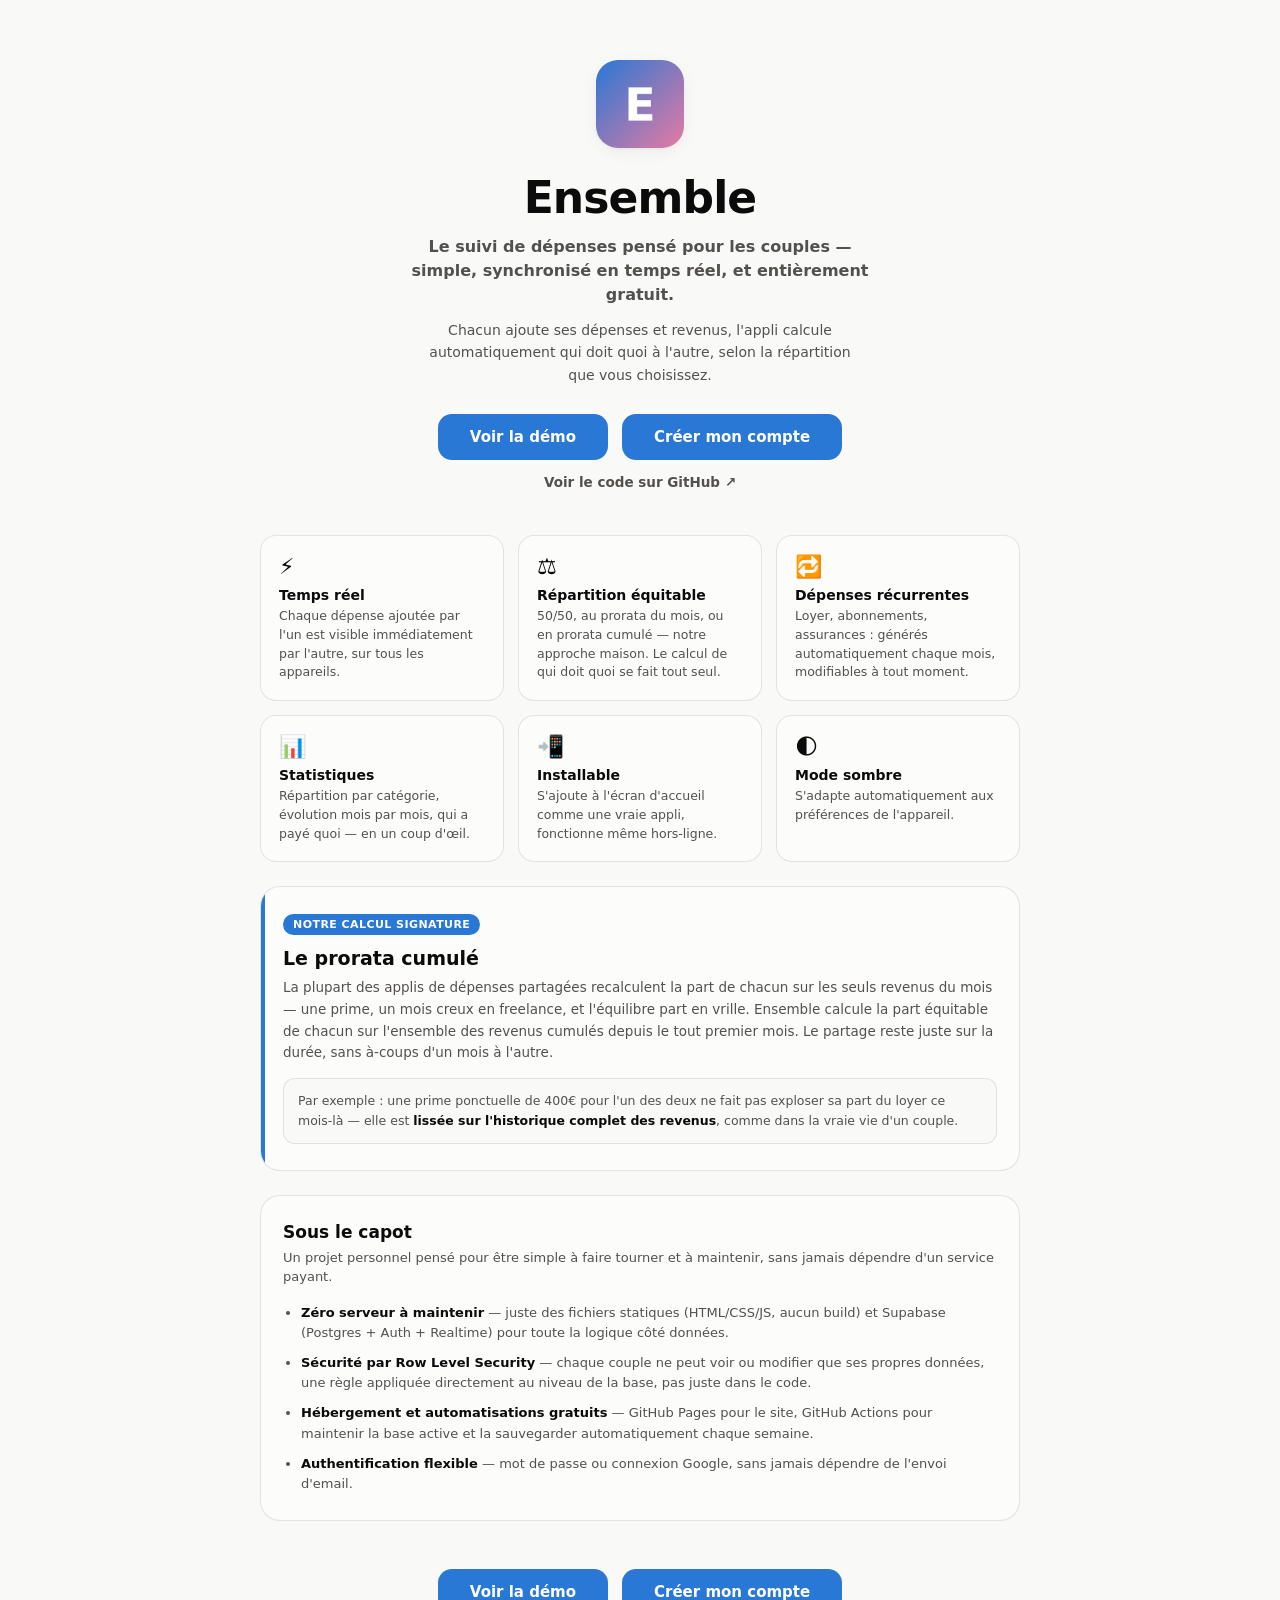
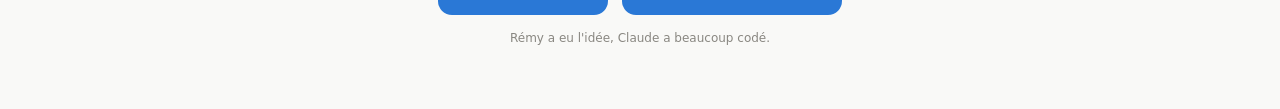
<file: index.html>
<!DOCTYPE html>
<html lang="fr">
<head>
<meta charset="UTF-8">
<meta name="viewport" content="width=device-width, initial-scale=1">
<meta name="theme-color" content="#2a78d6">
<link rel="icon" href="app/icon-192.png">
<title>Ensemble — dépenses de couple</title>
<style>
  :root{
    --page:#f9f9f7; --surface-1:#fcfcfb; --text-primary:#0b0b0b; --text-secondary:#52514e;
    --muted:#898781; --border:rgba(11,11,11,0.10); --accent:#2a78d6;
    --shadow: 0 1px 2px rgba(11,11,11,0.04), 0 4px 16px rgba(11,11,11,0.06);
  }
  @media (prefers-color-scheme: dark){
    :root{
      --page:#0d0d0d; --surface-1:#1a1a19; --text-primary:#ffffff; --text-secondary:#c3c2b7;
      --muted:#898781; --border:rgba(255,255,255,0.10); --accent:#3987e5;
      --shadow: 0 1px 2px rgba(0,0,0,0.3), 0 4px 20px rgba(0,0,0,0.4);
    }
  }
  *{box-sizing:border-box;}
  html,body{margin:0;padding:0;}
  body{
    font-family: system-ui, -apple-system, "Segoe UI", sans-serif;
    background:var(--page); color:var(--text-primary);
    display:flex; justify-content:center;
  }
  .landing{width:100%;display:flex;justify-content:center;padding:48px 20px 64px;}
  .landing-inner{width:100%;max-width:760px;}

  .landing-hero{text-align:center;padding:12px 0 44px;}
  .landing-icon{border-radius:22px;box-shadow:var(--shadow);margin-bottom:20px;}
  .landing-hero h1{font-size:34px;font-weight:800;margin:0 0 12px;letter-spacing:-0.02em;}
  .landing-tagline{font-size:16px;color:var(--text-secondary);max-width:480px;margin:0 auto 12px;line-height:1.5;font-weight:600;}
  .landing-sub{font-size:14px;color:var(--text-secondary);max-width:440px;margin:0 auto 28px;line-height:1.6;}
  .landing-cta-row{display:flex;flex-direction:row;flex-wrap:wrap;align-items:center;justify-content:center;gap:14px;}
  .landing-btn{
    display:inline-block;border:none;background:var(--accent);color:#fff;
    padding:14px 32px;border-radius:14px;font-size:15px;font-weight:700;
    cursor:pointer;text-decoration:none;font-family:inherit;
  }
  .landing-secondary-link{color:var(--text-secondary);font-size:13.5px;font-weight:600;text-decoration:none;}
  .landing-secondary-link:hover{color:var(--accent);}

  .landing-features{display:grid;grid-template-columns:repeat(2,1fr);gap:14px;margin-bottom:24px;}
  .landing-feature{background:var(--surface-1);border:1px solid var(--border);border-radius:16px;padding:18px;}
  .landing-feature-ic{font-size:22px;margin-bottom:8px;}
  .landing-feature-title{font-size:14px;font-weight:700;margin-bottom:4px;}
  .landing-feature-desc{font-size:12.5px;color:var(--text-secondary);line-height:1.5;}

  .landing-highlight{background:var(--surface-1);border:1px solid var(--border);border-radius:20px;padding:26px 22px;margin-bottom:24px;position:relative;overflow:hidden;}
  .landing-highlight::before{content:"";position:absolute;top:0;left:0;bottom:0;width:4px;background:var(--accent);}
  .landing-highlight-badge{display:inline-block;background:var(--accent);color:#fff;font-size:11px;font-weight:700;text-transform:uppercase;letter-spacing:0.04em;padding:4px 10px;border-radius:999px;margin-bottom:12px;}
  .landing-highlight-title{font-size:19px;font-weight:800;margin:0 0 8px;}
  .landing-highlight-desc{font-size:13.5px;color:var(--text-secondary);line-height:1.6;margin:0 0 14px;}
  .landing-highlight-example{font-size:12.5px;color:var(--text-secondary);line-height:1.6;background:var(--page);border:1px solid var(--border);border-radius:12px;padding:12px 14px;margin:0;}
  .landing-highlight-example strong{color:var(--text-primary);}

  .landing-tech{background:var(--surface-1);border:1px solid var(--border);border-radius:20px;padding:26px 22px;margin-bottom:40px;}
  .landing-tech-title{font-size:17px;font-weight:800;margin-bottom:6px;}
  .landing-tech-sub{font-size:13px;color:var(--text-secondary);margin:0 0 16px;line-height:1.5;}
  .landing-tech-list{margin:0;padding-left:18px;display:flex;flex-direction:column;gap:10px;}
  .landing-tech-list li{font-size:13px;color:var(--text-secondary);line-height:1.55;}
  .landing-tech-list li strong{color:var(--text-primary);}

  .landing-footer{text-align:center;padding-top:8px;}
  .landing-credit{margin-top:16px;font-size:12px;color:var(--muted);}

  @media (min-width:700px){
    .landing-hero h1{font-size:44px;}
    .landing-features{grid-template-columns:repeat(3,1fr);}
  }
</style>
</head>
<body>

<div class="landing">
  <div class="landing-inner">

    <section class="landing-hero">
      <img class="landing-icon" src="app/icon-512.png" alt="Icône Ensemble" width="88" height="88">
      <h1>Ensemble</h1>
      <p class="landing-tagline">Le suivi de dépenses pensé pour les couples — simple, synchronisé en temps réel, et entièrement gratuit.</p>
      <p class="landing-sub">Chacun ajoute ses dépenses et revenus, l'appli calcule automatiquement qui doit quoi à l'autre, selon la répartition que vous choisissez.</p>
      <div class="landing-cta-row">
        <a class="landing-btn" href="app/demo.html">Voir la démo</a>
        <a class="landing-btn" href="app/">Créer mon compte</a>
      </div>
      <a class="landing-secondary-link" style="display:inline-block;margin-top:14px;" href="https://github.com/remydutto/ensemble-app" target="_blank" rel="noopener">Voir le code sur GitHub ↗</a>
    </section>

    <section class="landing-features">
      <div class="landing-feature">
        <div class="landing-feature-ic">⚡</div>
        <div class="landing-feature-title">Temps réel</div>
        <div class="landing-feature-desc">Chaque dépense ajoutée par l'un est visible immédiatement par l'autre, sur tous les appareils.</div>
      </div>
      <div class="landing-feature">
        <div class="landing-feature-ic">⚖️</div>
        <div class="landing-feature-title">Répartition équitable</div>
        <div class="landing-feature-desc">50/50, au prorata du mois, ou en prorata cumulé — notre approche maison. Le calcul de qui doit quoi se fait tout seul.</div>
      </div>
      <div class="landing-feature">
        <div class="landing-feature-ic">🔁</div>
        <div class="landing-feature-title">Dépenses récurrentes</div>
        <div class="landing-feature-desc">Loyer, abonnements, assurances : générés automatiquement chaque mois, modifiables à tout moment.</div>
      </div>
      <div class="landing-feature">
        <div class="landing-feature-ic">📊</div>
        <div class="landing-feature-title">Statistiques</div>
        <div class="landing-feature-desc">Répartition par catégorie, évolution mois par mois, qui a payé quoi — en un coup d'œil.</div>
      </div>
      <div class="landing-feature">
        <div class="landing-feature-ic">📲</div>
        <div class="landing-feature-title">Installable</div>
        <div class="landing-feature-desc">S'ajoute à l'écran d'accueil comme une vraie appli, fonctionne même hors-ligne.</div>
      </div>
      <div class="landing-feature">
        <div class="landing-feature-ic">🌓</div>
        <div class="landing-feature-title">Mode sombre</div>
        <div class="landing-feature-desc">S'adapte automatiquement aux préférences de l'appareil.</div>
      </div>
    </section>

    <section class="landing-highlight">
      <div class="landing-highlight-badge">Notre calcul signature</div>
      <div class="landing-highlight-title">Le prorata cumulé</div>
      <p class="landing-highlight-desc">La plupart des applis de dépenses partagées recalculent la part de chacun sur les seuls revenus du mois — une prime, un mois creux en freelance, et l'équilibre part en vrille. Ensemble calcule la part équitable de chacun sur l'ensemble des revenus cumulés depuis le tout premier mois. Le partage reste juste sur la durée, sans à-coups d'un mois à l'autre.</p>
      <p class="landing-highlight-example">Par exemple : une prime ponctuelle de 400€ pour l'un des deux ne fait pas exploser sa part du loyer ce mois-là — elle est <strong>lissée sur l'historique complet des revenus</strong>, comme dans la vraie vie d'un couple.</p>
    </section>

    <section class="landing-tech">
      <div class="landing-tech-title">Sous le capot</div>
      <p class="landing-tech-sub">Un projet personnel pensé pour être simple à faire tourner et à maintenir, sans jamais dépendre d'un service payant.</p>
      <ul class="landing-tech-list">
        <li><strong>Zéro serveur à maintenir</strong> — juste des fichiers statiques (HTML/CSS/JS, aucun build) et Supabase (Postgres + Auth + Realtime) pour toute la logique côté données.</li>
        <li><strong>Sécurité par Row Level Security</strong> — chaque couple ne peut voir ou modifier que ses propres données, une règle appliquée directement au niveau de la base, pas juste dans le code.</li>
        <li><strong>Hébergement et automatisations gratuits</strong> — GitHub Pages pour le site, GitHub Actions pour maintenir la base active et la sauvegarder automatiquement chaque semaine.</li>
        <li><strong>Authentification flexible</strong> — mot de passe ou connexion Google, sans jamais dépendre de l'envoi d'email.</li>
      </ul>
    </section>

    <footer class="landing-footer">
      <div class="landing-cta-row">
        <a class="landing-btn" href="app/demo.html">Voir la démo</a>
        <a class="landing-btn" href="app/">Créer mon compte</a>
      </div>
      <div class="landing-credit">Rémy a eu l'idée, Claude a beaucoup codé.</div>
    </footer>

  </div>
</div>

</body>
</html>
</file>
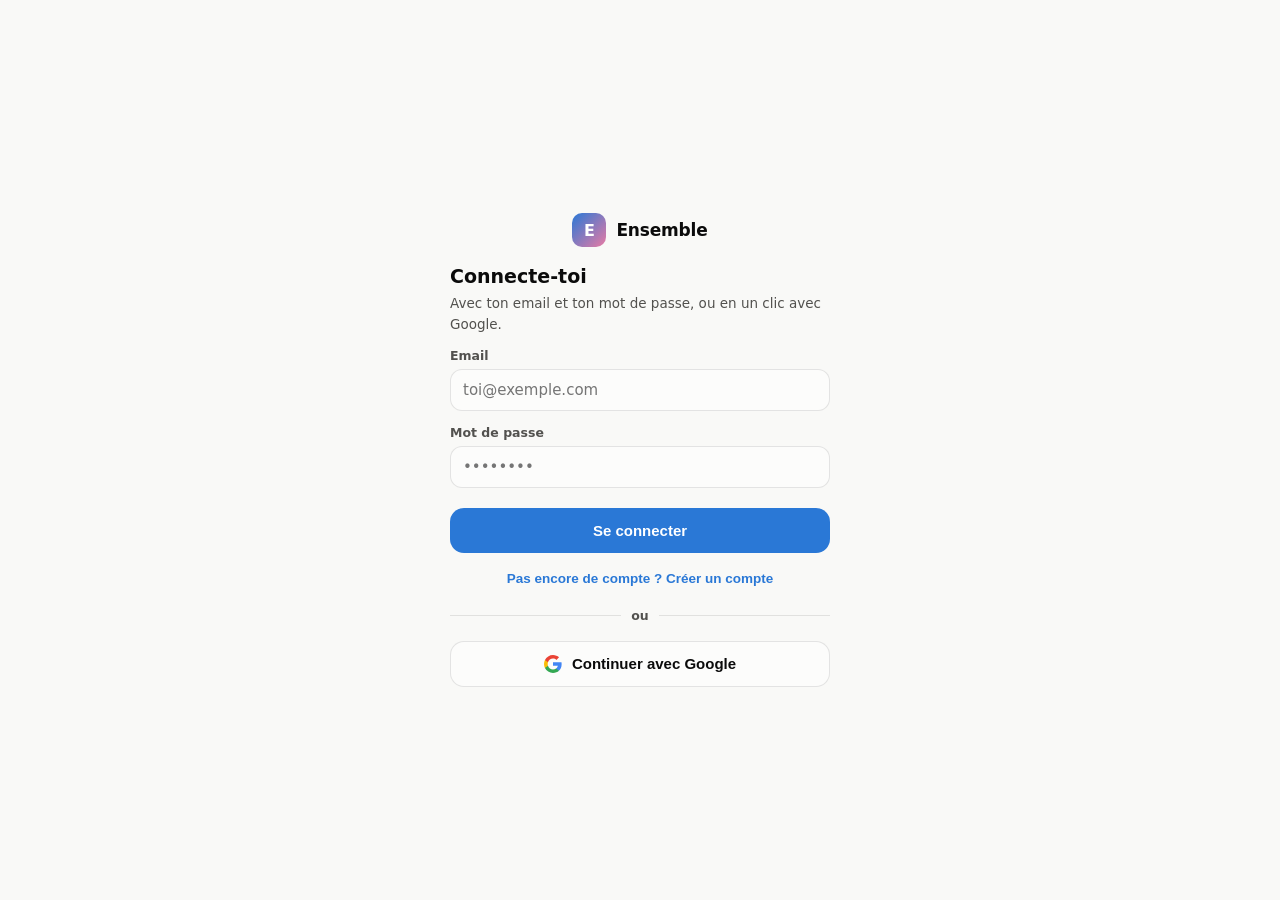
<file: app/index.html>
<!DOCTYPE html>
<html lang="fr">
<head>
<meta charset="UTF-8">
<meta name="viewport" content="width=device-width, initial-scale=1, maximum-scale=1">
<meta name="theme-color" content="#2a78d6">
<link rel="manifest" href="manifest.json">
<link rel="icon" href="icon-192.png">
<link rel="apple-touch-icon" href="icon-192.png">
<title>Ensemble — dépenses de couple</title>
<link rel="stylesheet" href="style.css">
</head>
<body>

<!-- ============================================================
     PORTE D'ENTRÉE : connexion + création/rejoint du couple.
     Reste affichée tant qu'on n'a pas de session + un couple lié.
     ============================================================ -->
<div class="authgate" id="authGate">
  <div class="authcard">
    <div class="brand" style="justify-content:center;margin-bottom:18px;">
      <div class="brand-mark">E</div>
      <div class="brand-name">Ensemble</div>
    </div>

    <!-- Étape 1 : connexion par email/mot de passe ou Google -->
    <div id="authStepSignin">
      <div class="auth-title" id="authModeTitle">Connecte-toi</div>
      <div class="auth-sub" id="authModeSub">Avec ton email et ton mot de passe, ou en un clic avec Google.</div>
      <label class="field-label">Email</label>
      <input type="email" id="authEmail" placeholder="toi@exemple.com" autocomplete="email">
      <label class="field-label">Mot de passe</label>
      <input type="password" id="authPassword" placeholder="••••••••" autocomplete="current-password">
      <button class="submit-btn" id="authSubmit" type="button">Se connecter</button>
      <button class="auth-switch" id="authSwitchMode" type="button">Pas encore de compte ? Créer un compte</button>

      <div class="auth-divider">ou</div>

      <button class="google-btn" id="authGoogle" type="button">
        <svg width="18" height="18" viewBox="0 0 18 18"><path fill="#4285F4" d="M17.64 9.2c0-.64-.06-1.25-.16-1.84H9v3.48h4.84c-.21 1.13-.84 2.09-1.8 2.73v2.27h2.91c1.7-1.57 2.69-3.88 2.69-6.64z"/><path fill="#34A853" d="M9 18c2.43 0 4.47-.8 5.96-2.17l-2.91-2.27c-.81.54-1.84.86-3.05.86-2.34 0-4.33-1.58-5.04-3.71H.96v2.34C2.44 15.98 5.48 18 9 18z"/><path fill="#FBBC05" d="M3.96 10.71A5.4 5.4 0 0 1 3.68 9c0-.59.1-1.17.28-1.71V4.96H.96A9 9 0 0 0 0 9c0 1.45.35 2.83.96 4.04l3-2.33z"/><path fill="#EA4335" d="M9 3.58c1.32 0 2.51.45 3.44 1.35l2.58-2.58C13.46.89 11.43 0 9 0 5.48 0 2.44 2.02.96 4.96l3 2.33C4.67 5.16 6.66 3.58 9 3.58z"/></svg>
        Continuer avec Google
      </button>
    </div>

    <!-- Étape 2 : choisir de créer ou rejoindre un couple -->
    <div id="authStepOnboarding" style="display:none;">
      <div class="auth-title">Bienvenue !</div>
      <div class="auth-sub">Première connexion : crée votre espace à deux, ou rejoins celui de ton/ta partenaire avec son code d'invitation.</div>

      <div class="onboard-choice">
        <button class="mode-option" id="obChooseCreate" type="button" style="margin-top:0;">
          <div class="mo-radio"></div>
          <div><div class="mo-title">Créer notre espace</div><div class="mo-desc">Tu es le/la premier·ère à utiliser l'appli pour votre couple.</div></div>
        </button>
        <button class="mode-option" id="obChooseJoin" type="button">
          <div class="mo-radio"></div>
          <div><div class="mo-title">Rejoindre mon/ma partenaire</div><div class="mo-desc">Il/elle a déjà créé l'espace et t'a donné un code d'invitation.</div></div>
        </button>
      </div>

      <div id="obCreateFields" style="display:none;">
        <label class="field-label">Ton prénom</label>
        <input type="text" id="obNameA" placeholder="Ex : Rémy">
        <label class="field-label">Le prénom de ton/ta partenaire</label>
        <input type="text" id="obNameB" placeholder="Ex : Camille">
        <button class="submit-btn" id="obCreateSubmit" type="button">Créer notre espace</button>
      </div>

      <div id="obJoinFields" style="display:none;">
        <label class="field-label">Code d'invitation</label>
        <input type="text" id="obJoinCode" placeholder="Ex : a1b2c3d4" style="text-transform:lowercase;">
        <button class="submit-btn" id="obJoinSubmit" type="button">Rejoindre</button>
      </div>
    </div>

    <div class="auth-error" id="authError" style="display:none;"></div>
  </div>
</div>

<!-- ============================================================
     APPLI PRINCIPALE (identique au prototype validé)
     ============================================================ -->
<div class="phone is-hidden" id="app">

  <header class="topbar">
    <div class="brand">
      <div class="brand-mark">E</div>
      <div class="brand-name">Ensemble</div>
    </div>
    <div style="display:flex;align-items:center;gap:8px;">
      <button class="theme-toggle" id="themeToggle" title="Changer de thème" type="button">◐</button>
    </div>
  </header>

  <main>
    <!-- HOME -->
    <section class="screen active" id="screen-home">
      <div class="card balance-card">
        <div class="balance-label" id="homeBalanceLabel">Solde du couple</div>
        <div class="balance-amount" id="homeBalanceAmount">—</div>
        <div class="balance-sub" id="homeBalanceSub"></div>
        <button class="settle-btn" id="settleBtn" type="button">Marquer comme réglé</button>
      </div>

      <div class="section-title">Dépenses récentes <button class="link-btn" data-nav="history">Tout voir</button></div>
      <div class="card" style="padding:6px 14px;">
        <div id="recentList"></div>
      </div>
    </section>

    <!-- HISTORY -->
    <section class="screen" id="screen-history">
      <div class="section-title" style="margin-top:6px;">Historique</div>

      <div class="month-accent-bar"></div>
      <div class="month-nav">
        <button class="month-nav-btn" id="histPrevMonth" type="button" aria-label="Mois précédent">‹</button>
        <div class="month-nav-label" id="histMonthLabel"></div>
        <button class="month-nav-btn" id="histNextMonth" type="button" aria-label="Mois suivant">›</button>
      </div>

      <div class="card" style="padding:0;overflow:hidden;">
        <div class="mtable-head" id="mtableHead"></div>
        <div id="mtableBody"></div>
      </div>
    </section>

    <!-- STATS -->
    <section class="screen" id="screen-stats">
      <div class="section-title" style="margin-top:6px;">Statistiques</div>

      <div class="card">
        <div style="font-size:13.5px;font-weight:700;margin-bottom:2px;">Par catégorie — <span id="statsMonthLabel"></span></div>
        <div class="secondary small" style="margin-bottom:6px;">Total du mois : <strong id="statsMonthTotal" style="color:var(--text-primary);"></strong></div>
        <div id="catBarList"></div>
      </div>

      <div class="card">
        <div style="font-size:13.5px;font-weight:700;margin-bottom:2px;">Évolution du prorata</div>
        <div class="secondary small" style="margin-bottom:8px;">Prorata du mois vs prorata cumulé, mois par mois.</div>
        <div class="filter-row" id="ratioRangeRow"></div>
        <div class="legend" id="ratioLegend"></div>
        <div id="ratioAxisLabels" style="display:flex;justify-content:space-between;font-size:9.5px;font-weight:700;margin-top:6px;"></div>
        <div class="chart-wrap" id="ratioChartWrap"></div>
      </div>

      <div class="card">
        <div style="font-size:13.5px;font-weight:700;margin-bottom:10px;">Dépenses totales — 6 derniers mois</div>
        <div class="chart-wrap" id="trendChartWrap"></div>
      </div>

      <div class="card">
        <div style="font-size:13.5px;font-weight:700;margin-bottom:10px;">Qui a payé quoi, par mois</div>
        <div class="legend" id="paidLegend"></div>
        <div class="grouped-bars" id="paidBars"></div>
      </div>
    </section>

    <!-- SETTINGS -->
    <section class="screen" id="screen-settings">
      <div class="section-title" style="margin-top:6px;">Réglages</div>

      <div class="card">
        <div style="font-size:13px;font-weight:700;margin-bottom:6px;">Votre couple</div>
        <div class="settings-row">
          <div style="display:flex;align-items:center;gap:10px;"><div class="avatar" style="background:var(--s1);">A</div>Prénom (toi)</div>
          <input type="text" id="nameA">
        </div>
        <div class="settings-row">
          <div style="display:flex;align-items:center;gap:10px;"><div class="avatar" style="background:var(--s5);">B</div>Prénom (partenaire)</div>
          <input type="text" id="nameB">
        </div>
        <div class="settings-row" style="border-bottom:none;">
          <div>Code d'invitation</div>
          <strong id="inviteCodeDisplay" style="font-family:monospace;"></strong>
        </div>
      </div>

      <div class="card">
        <div style="font-size:13px;font-weight:700;">Mode de répartition</div>
        <div class="secondary small" style="margin-top:2px;">S'applique à toutes les dépenses, dès maintenant.</div>
        <div id="splitModeList"></div>
      </div>

      <div class="card">
        <div style="font-size:13px;font-weight:700;">Catégories de dépenses</div>
        <div class="secondary small" style="margin-top:2px;margin-bottom:4px;">Personnalise-les librement : ajoute les tiennes, renomme ou supprime celles que tu n'utilises pas.</div>
        <div id="categoryList"></div>
        <button class="add-recurring-btn" id="addCategoryBtn" type="button">+ Ajouter une catégorie</button>
      </div>

      <div class="card">
        <div style="font-size:13px;font-weight:700;">Dépenses récurrentes</div>
        <div class="secondary small" style="margin-top:2px;margin-bottom:4px;">Générées automatiquement chaque mois, comme une vraie dépense — modifiable ou pausable à tout moment.</div>
        <div id="recurringList"></div>
        <button class="add-recurring-btn" id="addRecurringBtn" type="button">+ Ajouter une récurrence</button>
      </div>

      <div class="card">
        <div class="toggle-row">
          <div>
            <div style="font-size:13.5px;font-weight:700;">Thème sombre</div>
            <div class="secondary small">Suit le système par défaut</div>
          </div>
          <label class="switch"><input type="checkbox" id="darkSwitch"><span class="slider-tg"></span></label>
        </div>
      </div>

      <div class="card">
        <div style="font-size:13px;font-weight:700;margin-bottom:6px;">Mot de passe</div>
        <div class="secondary small" style="margin-top:2px;margin-bottom:10px;">Change le mot de passe utilisé pour te connecter à l'appli.</div>
        <button class="submit-btn" id="openPasswordModalBtn" type="button" style="margin-top:0;">Changer le mot de passe</button>
      </div>

      <div class="card" style="text-align:center;">
        <button class="cancel-btn" id="signOutBtn" type="button">Se déconnecter</button>
      </div>
    </section>
  </main>

  <button class="fab" id="fabAdd" type="button" title="Ajouter une dépense, un revenu ou un versement">+</button>

  <nav class="bottomnav">
    <div class="sidebar-brand"><div class="brand-mark">E</div><div class="brand-name">Ensemble</div></div>
    <button class="navbtn active" data-nav="home"><svg viewBox="0 0 24 24" fill="none" stroke="currentColor" stroke-width="2" stroke-linecap="round" stroke-linejoin="round"><path d="M3 11l9-8 9 8"/><path d="M5 10v10h14V10"/></svg>Accueil</button>
    <button class="navbtn" data-nav="history"><svg viewBox="0 0 24 24" fill="none" stroke="currentColor" stroke-width="2" stroke-linecap="round" stroke-linejoin="round"><circle cx="12" cy="12" r="9"/><path d="M12 7v5l3 3"/></svg>Historique</button>
    <button class="navbtn" data-nav="stats"><svg viewBox="0 0 24 24" fill="none" stroke="currentColor" stroke-width="2" stroke-linecap="round" stroke-linejoin="round"><path d="M4 20V10M12 20V4M20 20v-7"/></svg>Stats</button>
    <button class="navbtn" data-nav="settings"><svg viewBox="0 0 24 24" fill="none" stroke="currentColor" stroke-width="2" stroke-linecap="round" stroke-linejoin="round"><circle cx="12" cy="12" r="3"/><path d="M19.4 15a1.65 1.65 0 00.33 1.82l.06.06a2 2 0 11-2.83 2.83l-.06-.06a1.65 1.65 0 00-1.82-.33 1.65 1.65 0 00-1 1.51V21a2 2 0 01-4 0v-.09a1.65 1.65 0 00-1-1.51 1.65 1.65 0 00-1.82.33l-.06.06a2 2 0 11-2.83-2.83l.06-.06a1.65 1.65 0 00.33-1.82 1.65 1.65 0 00-1.51-1H3a2 2 0 010-4h.09a1.65 1.65 0 001.51-1 1.65 1.65 0 00-.33-1.82l-.06-.06a2 2 0 112.83-2.83l.06.06a1.65 1.65 0 001.82.33H9a1.65 1.65 0 001-1.51V3a2 2 0 014 0v.09a1.65 1.65 0 001 1.51 1.65 1.65 0 001.82-.33l.06-.06a2 2 0 112.83 2.83l-.06.06a1.65 1.65 0 00-.33 1.82V9a1.65 1.65 0 001.51 1H21a2 2 0 010 4h-.09a1.65 1.65 0 00-1.51 1z"/></svg>Réglages</button>
  </nav>
</div>

<!-- ADD EXPENSE MODAL -->
<div class="modal-backdrop center-modal-backdrop" id="modalBackdrop">
  <div class="modal">
    <div class="modal-title" id="modalTitle">Nouvelle dépense</div>

    <div class="seg" id="fEntryType">
      <button type="button" data-val="expense" class="active">Dépense</button>
      <button type="button" data-val="income">Revenu</button>
      <button type="button" data-val="settlement">Versement</button>
    </div>

    <div class="amount-input-wrap" style="margin-top:14px;">
      <input type="number" id="fAmount" placeholder="0,00" step="0.01" min="0">
    </div>

    <label class="field-label" id="fDescLabel">Description</label>
    <input type="text" id="fDesc" placeholder="Ex : Courses Carrefour">

    <label class="field-label">Date</label>
    <input type="date" id="fDate">

    <div id="expenseFields">
      <label class="field-label">Catégorie</label>
      <div class="catgrid" id="fCatGrid"></div>

      <label class="field-label">Payé par</label>
      <div class="seg" id="fPaidBy">
        <button type="button" data-val="a" class="active">A</button>
        <button type="button" data-val="b">B</button>
      </div>

      <label class="field-label">Répartition <span class="muted" style="font-weight:500;">(définie dans Réglages)</span></label>
      <div class="split-preview" id="modeSplitPreview"></div>
    </div>

    <div id="incomeFields" style="display:none;">
      <label class="field-label">Source</label>
      <div class="catgrid" id="fIncSourceGrid"></div>

      <label class="field-label">Pour</label>
      <div class="seg" id="fIncPerson">
        <button type="button" data-val="a" class="active">A</button>
        <button type="button" data-val="b">B</button>
      </div>
    </div>

    <div id="settlementFields" style="display:none;">
      <label class="field-label">Qui règle ?</label>
      <div class="seg" id="fSettleDebtor">
        <button type="button" data-val="a" class="active">A</button>
        <button type="button" data-val="b">B</button>
      </div>
      <div class="split-preview" id="settleHint"></div>
    </div>

    <button class="submit-btn" id="submitExpense" type="button">Ajouter la dépense</button>
    <button class="delete-btn" id="deleteEntryBtn" type="button" style="display:none;">Supprimer</button>
    <button class="cancel-btn" id="cancelExpense" type="button">Annuler</button>
  </div>
</div>

<!-- CATEGORY MODAL -->
<div class="modal-backdrop center-modal-backdrop" id="categoryModalBackdrop">
  <div class="modal">
    <div class="modal-title" id="categoryModalTitle">Nouvelle catégorie</div>

    <label class="field-label">Nom</label>
    <input type="text" id="catLabelInput" placeholder="Ex : Assurances">

    <label class="field-label">Icône</label>
    <div class="icon-grid" id="catIconGrid"></div>

    <button class="submit-btn" id="submitCategory" type="button">Ajouter la catégorie</button>
    <button class="delete-btn" id="deleteCategoryBtn" type="button" style="display:none;">Supprimer</button>
    <button class="cancel-btn" id="cancelCategory" type="button">Annuler</button>
  </div>
</div>

<!-- REASSIGN CATEGORY DIALOG -->
<div class="confirm-backdrop" id="reassignBackdrop">
  <div class="confirm-box">
    <div class="confirm-title">Catégorie utilisée</div>
    <div class="confirm-msg" id="reassignMsg"></div>
    <label class="field-label" style="margin:12px 0 6px;">Déplacer ces dépenses vers</label>
    <select id="reassignSelect"></select>
    <div class="confirm-actions">
      <button class="confirm-cancel" id="reassignCancelBtn" type="button">Annuler</button>
      <button class="confirm-ok danger" id="reassignOkBtn" type="button">Déplacer et supprimer</button>
    </div>
  </div>
</div>

<!-- CHANGE PASSWORD MODAL -->
<div class="modal-backdrop center-modal-backdrop" id="passwordModalBackdrop">
  <div class="modal">
    <div class="modal-title">Changer le mot de passe</div>

    <label class="field-label">Nouveau mot de passe</label>
    <input type="password" id="newPasswordInput" placeholder="••••••••" autocomplete="new-password">

    <label class="field-label">Confirme le mot de passe</label>
    <input type="password" id="confirmPasswordInput" placeholder="••••••••" autocomplete="new-password">

    <div class="auth-error" id="passwordModalError" style="display:none;"></div>
    <div class="form-success" id="passwordModalSuccess" style="display:none;">Mot de passe mis à jour ! Reconnecte-toi avec le nouveau...</div>

    <button class="submit-btn" id="submitPasswordChange" type="button">Valider</button>
    <button class="cancel-btn" id="cancelPasswordChange" type="button">Annuler</button>
  </div>
</div>

<!-- RECURRING EXPENSE MODAL -->
<div class="modal-backdrop center-modal-backdrop" id="recurringModalBackdrop">
  <div class="modal">
    <div class="modal-title" id="recurringModalTitle">Nouvelle récurrence</div>

    <div class="amount-input-wrap" style="margin-top:14px;">
      <input type="number" id="recAmount" placeholder="0,00" step="0.01" min="0">
    </div>

    <label class="field-label">Description</label>
    <input type="text" id="recDesc" placeholder="Ex : Loyer + charges">

    <label class="field-label">Catégorie</label>
    <div class="catgrid" id="recCatGrid"></div>

    <label class="field-label">Payé par</label>
    <div class="seg" id="recPaidBy">
      <button type="button" data-val="a" class="active">A</button>
      <button type="button" data-val="b">B</button>
    </div>

    <label class="field-label">Jour du mois</label>
    <input type="number" id="recDay" min="1" max="28" value="1">

    <div class="toggle-row" style="padding-left:0;padding-right:0;">
      <div>
        <div style="font-size:13.5px;font-weight:700;">Active</div>
        <div class="secondary small">Génère une dépense chaque mois automatiquement.</div>
      </div>
      <label class="switch"><input type="checkbox" id="recActive" checked><span class="slider-tg"></span></label>
    </div>

    <button class="submit-btn" id="submitRecurring" type="button">Ajouter la récurrence</button>
    <button class="delete-btn" id="deleteRecurringBtn" type="button" style="display:none;">Supprimer</button>
    <button class="cancel-btn" id="cancelRecurring" type="button">Annuler</button>
  </div>
</div>

<!-- CONFIRMATION DIALOG -->
<div class="confirm-backdrop" id="confirmBackdrop">
  <div class="confirm-box">
    <div class="confirm-title" id="confirmTitle"></div>
    <div class="confirm-msg" id="confirmMsg"></div>
    <div class="confirm-actions">
      <button class="confirm-cancel" id="confirmCancelBtn" type="button">Annuler</button>
      <button class="confirm-ok" id="confirmOkBtn" type="button">Confirmer</button>
    </div>
  </div>
</div>

<div class="toast" id="toast"></div>

<script type="module" src="js/app.js"></script>
</body>
</html>
</file>
<file: app/style.css>
:root{
  color-scheme: light;
  --surface-1:#fcfcfb;
  --page:#f9f9f7;
  --text-primary:#0b0b0b;
  --text-secondary:#52514e;
  --muted:#898781;
  --grid:#e1e0d9;
  --baseline:#c3c2b7;
  --border:rgba(11,11,11,0.10);
  --good:#0ca30c;
  --critical:#d03b3b;
  --accent:#2a78d6;
  --accent-ink:#ffffff;
  --s1:#2a78d6; --s2:#eb6834; --s3:#1baf7a; --s4:#eda100;
  --s5:#e87ba4; --s6:#008300; --s7:#4a3aa7; --s8:#e34948;
  --shadow: 0 1px 2px rgba(11,11,11,0.04), 0 4px 16px rgba(11,11,11,0.06);
}
[data-theme="dark"]{
  color-scheme: dark;
  --surface-1:#1a1a19;
  --page:#0d0d0d;
  --text-primary:#ffffff;
  --text-secondary:#c3c2b7;
  --muted:#898781;
  --grid:#2c2c2a;
  --baseline:#383835;
  --border:rgba(255,255,255,0.10);
  --good:#0ca30c;
  --critical:#e66767;
  --accent:#3987e5;
  --accent-ink:#ffffff;
  --s1:#3987e5; --s2:#d95926; --s3:#199e70; --s4:#c98500;
  --s5:#d55181; --s6:#008300; --s7:#9085e9; --s8:#e66767;
  --shadow: 0 1px 2px rgba(0,0,0,0.3), 0 4px 20px rgba(0,0,0,0.4);
}
*{box-sizing:border-box;}
html,body{margin:0;padding:0;}
body{
  font-family: system-ui, -apple-system, "Segoe UI", sans-serif;
  background: var(--page);
  color: var(--text-primary);
  min-height:100vh;
  display:flex;
  justify-content:center;
}
.phone{
  width:100%;
  max-width:440px;
  min-height:100vh;
  background:var(--page);
  position:relative;
  display:flex;
  flex-direction:column;
}
/* Masque l'appli tant qu'on n'a pas de session + un couple liés (voir js/app.js).
   Classe plutôt que style inline, pour que les règles ci-dessous (notamment la
   mise en page bureau plus bas) restent libres de définir `display` elles-mêmes. */
.phone.is-hidden{ display:none; }
.demo-banner{
  background:var(--accent);color:#fff;font-size:12.5px;font-weight:600;
  text-align:center;padding:9px 14px;display:flex;flex-wrap:wrap;
  justify-content:center;align-items:center;gap:8px;
}
.demo-banner a{color:#fff;font-weight:700;text-decoration:underline;}
header.topbar{
  display:flex;
  align-items:center;
  justify-content:space-between;
  padding:18px 20px 10px;
}
.brand{display:flex;align-items:center;gap:10px;}
.brand-mark{
  width:34px;height:34px;border-radius:10px;
  background: linear-gradient(135deg, var(--s1), var(--s5));
  display:flex;align-items:center;justify-content:center;
  color:#fff;font-size:16px;font-weight:700;
}
.brand-name{font-size:17px;font-weight:700;letter-spacing:-0.01em;}
.theme-toggle{
  border:1px solid var(--border);background:var(--surface-1);color:var(--text-secondary);
  width:32px;height:32px;border-radius:999px;display:flex;align-items:center;justify-content:center;
  cursor:pointer;font-size:15px;
}
main{flex:1;padding:4px 16px 100px;}
.screen{display:none;}
.screen.active{display:block;}

.card{
  background:var(--surface-1);
  border:1px solid var(--border);
  border-radius:18px;
  padding:18px;
  box-shadow:var(--shadow);
  margin-bottom:14px;
}
.muted{color:var(--muted);}
.secondary{color:var(--text-secondary);}
.small{font-size:12.5px;}
.balance-card{
  text-align:center;
  padding:26px 18px 22px;
}
.balance-label{font-size:13px;color:var(--text-secondary);margin-bottom:6px;}
.balance-amount{font-size:36px;font-weight:800;letter-spacing:-0.02em;display:flex;align-items:center;justify-content:center;gap:8px;}
.balance-amount.good{color:var(--good);}
.balance-amount.critical{color:var(--critical);}
.balance-amount.zero{color:var(--text-primary);}
.balance-sub{margin-top:8px;font-size:13px;color:var(--text-secondary);}
.settle-btn{
  margin-top:16px;border:none;background:var(--accent);color:var(--accent-ink);
  padding:10px 18px;border-radius:12px;font-size:14px;font-weight:600;cursor:pointer;
}
.settle-btn:disabled{opacity:.4;cursor:default;}

.section-title{font-size:14px;font-weight:700;margin:18px 4px 8px;display:flex;align-items:center;justify-content:space-between;}
.link-btn{background:none;border:none;color:var(--accent);font-size:13px;font-weight:600;cursor:pointer;padding:0;}

.expense-row{
  display:flex;align-items:center;gap:12px;padding:11px 4px;border-bottom:1px solid var(--grid);
}
.expense-row:last-child{border-bottom:none;}
.cat-icon{
  width:38px;height:38px;border-radius:11px;flex:none;
  display:flex;align-items:center;justify-content:center;font-size:17px;
}
.expense-info{flex:1;min-width:0;}
.expense-desc{font-size:14px;font-weight:600;white-space:nowrap;overflow:hidden;text-overflow:ellipsis;}
.expense-meta{font-size:12px;color:var(--muted);margin-top:1px;}
.expense-amount{font-size:14px;font-weight:700;flex:none;text-align:right;}
.expense-amount .who{display:block;font-size:11px;font-weight:500;color:var(--muted);}

.empty{padding:30px 10px;text-align:center;color:var(--muted);font-size:13px;}

nav.bottomnav{
  position:fixed;bottom:0;left:50%;transform:translateX(-50%);
  width:100%;max-width:440px;
  background:var(--surface-1);border-top:1px solid var(--border);
  display:flex;justify-content:space-around;align-items:center;
  padding:8px 6px calc(8px + env(safe-area-inset-bottom));
  z-index:20;
}
/* En-tête de la nav latérale, affiché uniquement en affichage bureau (voir plus bas). */
.sidebar-brand{ display:none; }
.navbtn{
  background:none;border:none;color:var(--muted);display:flex;flex-direction:column;
  align-items:center;gap:3px;font-size:10.5px;cursor:pointer;padding:4px 10px;border-radius:10px;
  font-family:inherit;font-weight:600;
}
.navbtn.active{color:var(--accent);}
.navbtn svg{width:21px;height:21px;}

.fab{
  position:fixed;left:50%;bottom:64px;transform:translateX(calc(-50% + 0px));
  width:56px;height:56px;border-radius:999px;border:none;
  background:var(--accent);color:#fff;font-size:28px;line-height:1;
  display:flex;align-items:center;justify-content:center;cursor:pointer;
  box-shadow:0 6px 18px rgba(42,120,214,0.4);
  z-index:25;
}

.modal-backdrop{
  position:fixed;inset:0;background:rgba(11,11,11,0.45);
  display:none;align-items:flex-end;justify-content:center;z-index:50;
}
.modal-backdrop.active{display:flex;}
.modal{
  background:var(--page);width:100%;max-width:440px;border-radius:22px 22px 0 0;
  padding:18px 20px calc(20px + env(safe-area-inset-bottom));
  max-height:88vh;overflow-y:auto;
}
.modal-title{font-size:17px;font-weight:700;margin-bottom:14px;}

.modal-backdrop.center-modal-backdrop{align-items:center;padding:20px;}
.modal-backdrop.center-modal-backdrop .modal{border-radius:22px;max-height:82vh;}

.icon-grid{
  display:grid;grid-template-columns:repeat(6,1fr);gap:8px;margin-top:4px;
  max-height:216px;overflow-y:auto;padding:2px;
}
.icon-chip{
  display:flex;align-items:center;justify-content:center;aspect-ratio:1;border-radius:12px;
  border:1.5px solid var(--border);background:var(--surface-1);font-size:19px;cursor:pointer;
}
.icon-chip.selected{border-color:var(--accent);background:color-mix(in srgb, var(--accent) 12%, var(--surface-1));}
label.field-label{display:block;font-size:12.5px;font-weight:600;color:var(--text-secondary);margin:14px 0 6px;}
input[type=text],input[type=number],input[type=date],input[type=email],input[type=password],select{
  width:100%;padding:11px 12px;border-radius:12px;border:1px solid var(--border);
  background:var(--surface-1);color:var(--text-primary);font-size:15px;font-family:inherit;
}
input:focus,select:focus{outline:2px solid var(--accent);outline-offset:1px;}
.amount-input-wrap{position:relative;}
.amount-input-wrap input{padding-left:30px;font-weight:700;font-size:19px;}
.amount-input-wrap::before{content:"€";position:absolute;left:12px;top:50%;transform:translateY(-50%);color:var(--muted);font-weight:700;font-size:16px;}

.catgrid{display:grid;grid-template-columns:repeat(4,1fr);gap:8px;margin-top:4px;}
.catchip{
  display:flex;flex-direction:column;align-items:center;gap:5px;padding:10px 4px;
  border-radius:14px;border:1.5px solid var(--border);background:var(--surface-1);cursor:pointer;
}
.catchip .ic{width:32px;height:32px;border-radius:10px;display:flex;align-items:center;justify-content:center;font-size:15px;}
.catchip span.lb{font-size:10.5px;color:var(--text-secondary);text-align:center;font-weight:600;}
.catchip.selected{border-color:var(--accent);background:color-mix(in srgb, var(--accent) 10%, var(--surface-1));}

.seg{display:flex;border:1px solid var(--border);border-radius:12px;overflow:hidden;background:var(--surface-1);}
.seg button{
  flex:1;border:none;background:none;color:var(--text-secondary);padding:10px 6px;font-size:13px;
  font-weight:600;cursor:pointer;font-family:inherit;
}
.seg button.active{background:var(--accent);color:#fff;}

.split-preview{
  margin-top:10px;background:var(--surface-1);border:1px solid var(--border);border-radius:12px;padding:12px;font-size:13px;
}
.split-row{display:flex;justify-content:space-between;padding:3px 0;}
.warn-note{color:var(--s4);font-size:12px;margin-top:6px;}

.submit-btn{
  width:100%;margin-top:20px;border:none;background:var(--accent);color:#fff;
  padding:14px;border-radius:14px;font-size:15px;font-weight:700;cursor:pointer;
}
.cancel-btn{
  width:100%;margin-top:8px;border:none;background:none;color:var(--text-secondary);
  padding:10px;font-size:14px;font-weight:600;cursor:pointer;
}
.delete-btn{
  width:100%;margin-top:10px;border:1px solid color-mix(in srgb, var(--critical) 40%, transparent);
  background:color-mix(in srgb, var(--critical) 8%, transparent);color:var(--critical);
  padding:12px;border-radius:14px;font-size:14px;font-weight:700;cursor:pointer;
}

.filter-row{display:flex;gap:8px;overflow-x:auto;padding:4px 2px 10px;}
.filter-chip{
  flex:none;border:1px solid var(--border);background:var(--surface-1);color:var(--text-secondary);
  padding:7px 13px;border-radius:999px;font-size:12.5px;font-weight:600;cursor:pointer;white-space:nowrap;
}
.filter-chip.active{background:var(--accent);color:#fff;border-color:var(--accent);}
.filter-chip:disabled{opacity:.35;cursor:not-allowed;}

.month-nav{display:flex;align-items:center;justify-content:center;gap:18px;margin:2px 0 14px;}
.month-nav-btn{
  width:34px;height:34px;border-radius:999px;border:1px solid var(--border);background:var(--surface-1);
  color:var(--text-primary);font-size:18px;cursor:pointer;display:flex;align-items:center;justify-content:center;
  line-height:1;padding:0;
}
.month-nav-btn:disabled{opacity:.3;cursor:default;}
.month-nav-label{font-size:15px;font-weight:700;min-width:140px;text-align:center;text-transform:capitalize;}
.month-accent-bar{width:32px;height:3px;background:var(--accent);border-radius:2px;margin:0 auto 8px;}

.mtable-head{display:flex;align-items:center;padding:14px 16px 10px;border-bottom:1px solid var(--grid);}
.mtable-head .mt-rowlabel{flex:1;font-size:11px;font-weight:700;color:var(--muted);text-transform:uppercase;letter-spacing:.04em;}
.mtable-head .mt-col{width:88px;text-align:right;font-size:13px;font-weight:700;overflow:hidden;text-overflow:ellipsis;white-space:nowrap;}
.mtable-row{display:flex;align-items:center;padding:11px 16px;border-bottom:1px solid var(--grid);}
.mtable-row:last-child{border-bottom:none;}
.mtable-row .mt-label{flex:1;display:flex;align-items:center;gap:10px;font-size:13.5px;font-weight:600;min-width:0;}
.mtable-row .mt-label .mt-icon{width:30px;height:30px;border-radius:9px;display:flex;align-items:center;justify-content:center;font-size:14px;flex:none;}
.mtable-row .mt-col{width:88px;text-align:right;font-size:13.5px;font-weight:700;font-variant-numeric:tabular-nums;}
.mtable-row.mt-income .mt-col{color:var(--good);}
.mtable-row.mt-ratio .mt-col{color:var(--text-secondary);}
.mtable-row.mt-expandable{cursor:pointer;}
.mtable-row.mt-expandable:active{background:color-mix(in srgb, var(--accent) 6%, transparent);}
.mtable-chevron{font-size:10px;color:var(--muted);flex:none;transition:transform .15s ease;margin-left:2px;}
.mtable-row.mt-expanded .mtable-chevron{transform:rotate(90deg);}
.mtable-row.mtable-item{cursor:pointer;background:var(--surface-1);}
.mtable-row.mtable-item:active{background:color-mix(in srgb, var(--accent) 6%, transparent);}
.mtable-row.mtable-item .mt-label{padding-left:26px;font-size:12px;font-weight:500;color:var(--text-secondary);}
.mtable-row.mtable-item .mt-col{font-size:12px;font-weight:700;color:var(--text-primary);}
.mtable-row.mt-balance .mt-col.pos{color:var(--good);}
.mtable-row.mt-balance .mt-col.neg{color:var(--critical);}
.mtable-row.mt-balance-final{background:color-mix(in srgb, var(--accent) 8%, transparent);}
.mtable-row.mt-balance-final .mt-label{font-weight:800;}
.mtable-row.mt-balance-final .mt-col{font-size:14.5px;}

.mtable-row.mtable-subrow{padding-top:8px;padding-bottom:8px;background:color-mix(in srgb, var(--good) 6%, transparent);cursor:pointer;}
.mtable-row.mtable-subrow:active{background:color-mix(in srgb, var(--good) 12%, transparent);}
.mtable-row.mtable-subrow .mt-label{padding-left:26px;font-size:12px;font-weight:500;color:var(--text-secondary);}
.mtable-row.mtable-subrow .mt-col{font-size:12px;font-weight:700;}
.mtable-row.mtable-subrow .mt-col.pos{color:var(--good);}
.mtable-row.mtable-subrow .mt-col.neg{color:var(--critical);}

.mtable-row.mt-total{background:color-mix(in srgb, var(--accent) 7%, transparent);}
.mtable-row.mt-total .mt-label{font-weight:800;}

.barlist-row{margin:12px 0;}
.barlist-top{display:flex;justify-content:space-between;font-size:13px;margin-bottom:5px;}
.barlist-track{height:10px;border-radius:6px;background:var(--grid);overflow:hidden;}
.barlist-fill{height:100%;border-radius:6px;}

.legend{display:flex;gap:16px;align-items:center;margin-bottom:10px;flex-wrap:wrap;}
.legend-item{display:flex;align-items:center;gap:6px;font-size:12.5px;color:var(--text-secondary);font-weight:600;}
.legend-dot{width:9px;height:9px;border-radius:3px;}

.grouped-bars{display:flex;align-items:flex-end;gap:10px;height:150px;padding:6px 2px 0;}
.gb-col{flex:1;display:flex;flex-direction:column;align-items:center;gap:0;height:100%;justify-content:flex-end;}
.gb-bars{display:flex;gap:3px;align-items:flex-end;height:100%;width:100%;justify-content:center;}
.gb-bar{width:11px;border-radius:3px 3px 2px 2px;min-height:2px;}
.gb-label{font-size:10px;color:var(--muted);margin-top:6px;font-weight:600;}

svg text{font-family:inherit;}
.tooltip{
  position:absolute;background:var(--text-primary);color:var(--page);font-size:11.5px;
  padding:6px 9px;border-radius:8px;pointer-events:none;transform:translate(-50%,-115%);
  white-space:nowrap;opacity:0;transition:opacity .1s;font-weight:600;z-index:5;
}
.tooltip.show{opacity:1;}
.chart-wrap{position:relative;}

.settings-row{display:flex;align-items:center;justify-content:space-between;padding:12px 2px;border-bottom:1px solid var(--grid);}
.settings-row:last-child{border-bottom:none;}
.settings-row input[type=text],.settings-row input[type=number]{width:130px;text-align:right;}
.avatar{width:30px;height:30px;border-radius:999px;display:flex;align-items:center;justify-content:center;color:#fff;font-weight:700;font-size:12px;flex:none;}
.toggle-row{display:flex;align-items:center;justify-content:space-between;padding:12px 2px;}
.switch{position:relative;width:44px;height:26px;flex:none;}
.switch input{opacity:0;width:0;height:0;}
.slider-tg{position:absolute;inset:0;background:var(--baseline);border-radius:999px;cursor:pointer;transition:.15s;}
.slider-tg::before{content:"";position:absolute;width:20px;height:20px;left:3px;top:3px;background:#fff;border-radius:999px;transition:.15s;}
input:checked + .slider-tg{background:var(--accent);}
input:checked + .slider-tg::before{transform:translateX(18px);}

.mode-option{
  display:flex;align-items:flex-start;gap:12px;padding:13px 14px;border-radius:14px;
  border:1.5px solid var(--border);background:var(--surface-1);cursor:pointer;margin-top:10px;
  width:100%;text-align:left;font-family:inherit;
}
.mode-option.selected{border-color:var(--accent);background:color-mix(in srgb, var(--accent) 8%, var(--surface-1));}
.mode-option .mo-radio{
  width:20px;height:20px;border-radius:999px;border:2px solid var(--border);flex:none;margin-top:1px;
  display:flex;align-items:center;justify-content:center;
}
.mode-option.selected .mo-radio{border-color:var(--accent);}
.mode-option.selected .mo-radio::after{content:"";width:10px;height:10px;border-radius:999px;background:var(--accent);}
.mode-option .mo-title{font-weight:700;font-size:13.5px;}
.mode-option .mo-desc{font-size:12px;color:var(--text-secondary);margin-top:2px;}

.mode-active-badge{
  font-size:9.5px;font-weight:700;color:var(--accent);background:color-mix(in srgb, var(--accent) 14%, transparent);
  padding:2px 7px;border-radius:999px;margin-left:6px;vertical-align:middle;
}

.recurring-row{display:flex;align-items:center;gap:10px;padding:11px 2px;border-bottom:1px solid var(--grid);cursor:pointer;}
.recurring-row:last-child{border-bottom:none;}
.recurring-row:active{background:color-mix(in srgb, var(--accent) 6%, transparent);}
.recurring-row.paused{opacity:.5;}
.recurring-row .rec-icon{width:34px;height:34px;border-radius:10px;display:flex;align-items:center;justify-content:center;font-size:15px;flex:none;}
.recurring-row .rec-info{flex:1;min-width:0;}
.recurring-row .rec-desc{font-size:13.5px;font-weight:700;}
.recurring-row .rec-meta{font-size:11.5px;color:var(--text-secondary);margin-top:2px;}
.recurring-row .rec-amount{font-size:13.5px;font-weight:700;font-variant-numeric:tabular-nums;flex:none;margin-right:2px;}
.recurring-row .switch{width:38px;height:22px;}
.recurring-row .switch .slider-tg::before{width:16px;height:16px;}
.recurring-row .switch input:checked + .slider-tg::before{transform:translateX(16px);}
.add-recurring-btn{
  width:100%;margin-top:10px;border:1.5px dashed var(--border);background:none;color:var(--accent);
  padding:11px;border-radius:14px;font-size:13.5px;font-weight:700;cursor:pointer;font-family:inherit;
}

.confirm-backdrop{
  position:fixed;inset:0;background:rgba(0,0,0,.45);display:flex;align-items:center;justify-content:center;
  z-index:70;opacity:0;pointer-events:none;transition:opacity .15s;padding:24px;
}
.confirm-backdrop.active{opacity:1;pointer-events:auto;}
.confirm-box{
  background:var(--surface-1);border-radius:18px;padding:20px;max-width:320px;width:100%;
  box-shadow:0 20px 60px rgba(0,0,0,.3);transform:translateY(6px);transition:transform .15s;
}
.confirm-backdrop.active .confirm-box{transform:translateY(0);}
.confirm-title{font-size:15.5px;font-weight:800;margin-bottom:6px;}
.confirm-msg{font-size:13px;color:var(--text-secondary);line-height:1.45;}
.confirm-actions{display:flex;gap:10px;margin-top:18px;}
.confirm-actions button{
  flex:1;border:none;border-radius:12px;padding:12px;font-size:13.5px;font-weight:700;
  cursor:pointer;font-family:inherit;
}
.confirm-cancel{background:var(--grid);color:var(--text-secondary);}
.confirm-ok{background:var(--accent);color:#fff;}
.confirm-ok.danger{background:var(--critical);}

.toast{
  position:fixed;bottom:150px;left:50%;transform:translateX(-50%);
  background:var(--text-primary);color:var(--page);padding:10px 18px;border-radius:12px;
  font-size:13px;font-weight:600;opacity:0;pointer-events:none;transition:.2s;z-index:60;
}
.toast.show{opacity:1;transform:translate(-50%,-6px);}

/* ---------------------------------------------------------------
   Porte d'entrée : connexion + création/rejoint du couple.
   --------------------------------------------------------------- */
.authgate{
  position:fixed;inset:0;background:var(--page);display:flex;align-items:center;justify-content:center;
  padding:24px;z-index:100;overflow-y:auto;
}
.authcard{width:100%;max-width:380px;}
.auth-title{font-size:19px;font-weight:800;margin-bottom:6px;}
.auth-sub{font-size:13.5px;color:var(--text-secondary);line-height:1.5;margin-bottom:4px;}
.auth-error{
  margin-top:14px;background:color-mix(in srgb, var(--critical) 10%, transparent);
  border:1px solid color-mix(in srgb, var(--critical) 30%, transparent);color:var(--critical);
  border-radius:12px;padding:10px 12px;font-size:13px;
}
.form-success{
  margin-top:14px;background:color-mix(in srgb, var(--s3) 10%, transparent);
  border:1px solid color-mix(in srgb, var(--s3) 30%, transparent);color:var(--s3);
  border-radius:12px;padding:10px 12px;font-size:13px;
}
.auth-divider{
  display:flex;align-items:center;gap:10px;margin:18px 0;color:var(--text-secondary);font-size:12.5px;font-weight:600;
}
.auth-divider::before,.auth-divider::after{content:"";flex:1;height:1px;background:var(--border);}
.google-btn{
  width:100%;border:1px solid var(--border);background:var(--surface-1);color:var(--text-primary);
  padding:13px;border-radius:14px;font-size:15px;font-weight:700;cursor:pointer;
  display:flex;align-items:center;justify-content:center;gap:10px;
}
.google-btn svg{flex-shrink:0;}
.auth-switch{
  width:100%;margin-top:14px;border:none;background:none;color:var(--accent);
  padding:4px;font-size:13.5px;font-weight:600;cursor:pointer;text-align:center;
}
.onboard-choice{margin-top:16px;}

/* ============================================================================
   AFFICHAGE BUREAU (écrans larges, à partir de 900px)
   En dessous de 900px (téléphones, tablettes en portrait), rien ne change :
   toutes les règles ci-dessus restent la mise en page mobile intacte. Au-delà,
   on bascule la même appli (mêmes boutons, même DOM, aucun changement de JS)
   dans une mise en page bureau : nav latérale au lieu de la barre du bas, et
   les écrans Statistiques/Réglages passent sur deux colonnes pour profiter de
   la largeur.
   ============================================================================ */
@media (min-width: 900px){
  body{ align-items:flex-start; }

  .phone{
    max-width:1180px;
    margin:32px 0;
    min-height:calc(100vh - 64px);
    border-radius:24px;
    box-shadow:var(--shadow);
    border:1px solid var(--border);
    display:grid;
    grid-template-columns:220px 1fr;
    grid-template-rows:auto auto 1fr;
    grid-template-areas:
      "banner banner"
      "nav topbar"
      "nav main";
    overflow:hidden;
  }
  .demo-banner{ grid-area:banner; }

  header.topbar{
    grid-area:topbar;
    padding:18px 32px;
    border-bottom:1px solid var(--border);
    justify-content:flex-end;
  }
  header.topbar .brand{ display:none; }

  main{
    grid-area:main;
    padding:28px 32px 40px;
    overflow-y:auto;
  }

  nav.bottomnav{
    grid-area:nav;
    position:static;
    left:auto;transform:none;
    width:auto;max-width:none;height:100%;
    flex-direction:column;
    justify-content:flex-start;
    align-items:stretch;
    gap:4px;
    padding:20px 14px;
    border-top:none;
    border-right:1px solid var(--border);
  }
  .sidebar-brand{
    display:flex;align-items:center;gap:10px;
    padding:6px 12px 20px;
  }
  .navbtn{
    flex-direction:row;
    justify-content:flex-start;
    gap:10px;
    font-size:13.5px;
    padding:11px 12px;
    border-radius:12px;
  }
  .navbtn svg{width:19px;height:19px;flex:none;}
  .navbtn.active{
    background:color-mix(in srgb, var(--accent) 12%, transparent);
    color:var(--accent);
  }

  .fab{ left:auto; right:36px; bottom:36px; transform:none; }
  .toast{ bottom:28px; }

  #screen-home.active, #screen-history.active{ max-width:640px; margin-left:auto; margin-right:auto; }

  #screen-stats.active, #screen-settings.active{
    display:grid;
    grid-template-columns:1fr 1fr;
    gap:16px;
    align-items:start;
  }
  #screen-stats.active > .section-title,
  #screen-settings.active > .section-title{
    grid-column:1 / -1;
  }
  #screen-stats.active .card, #screen-settings.active .card{
    margin-bottom:0;
  }
}
</file>
